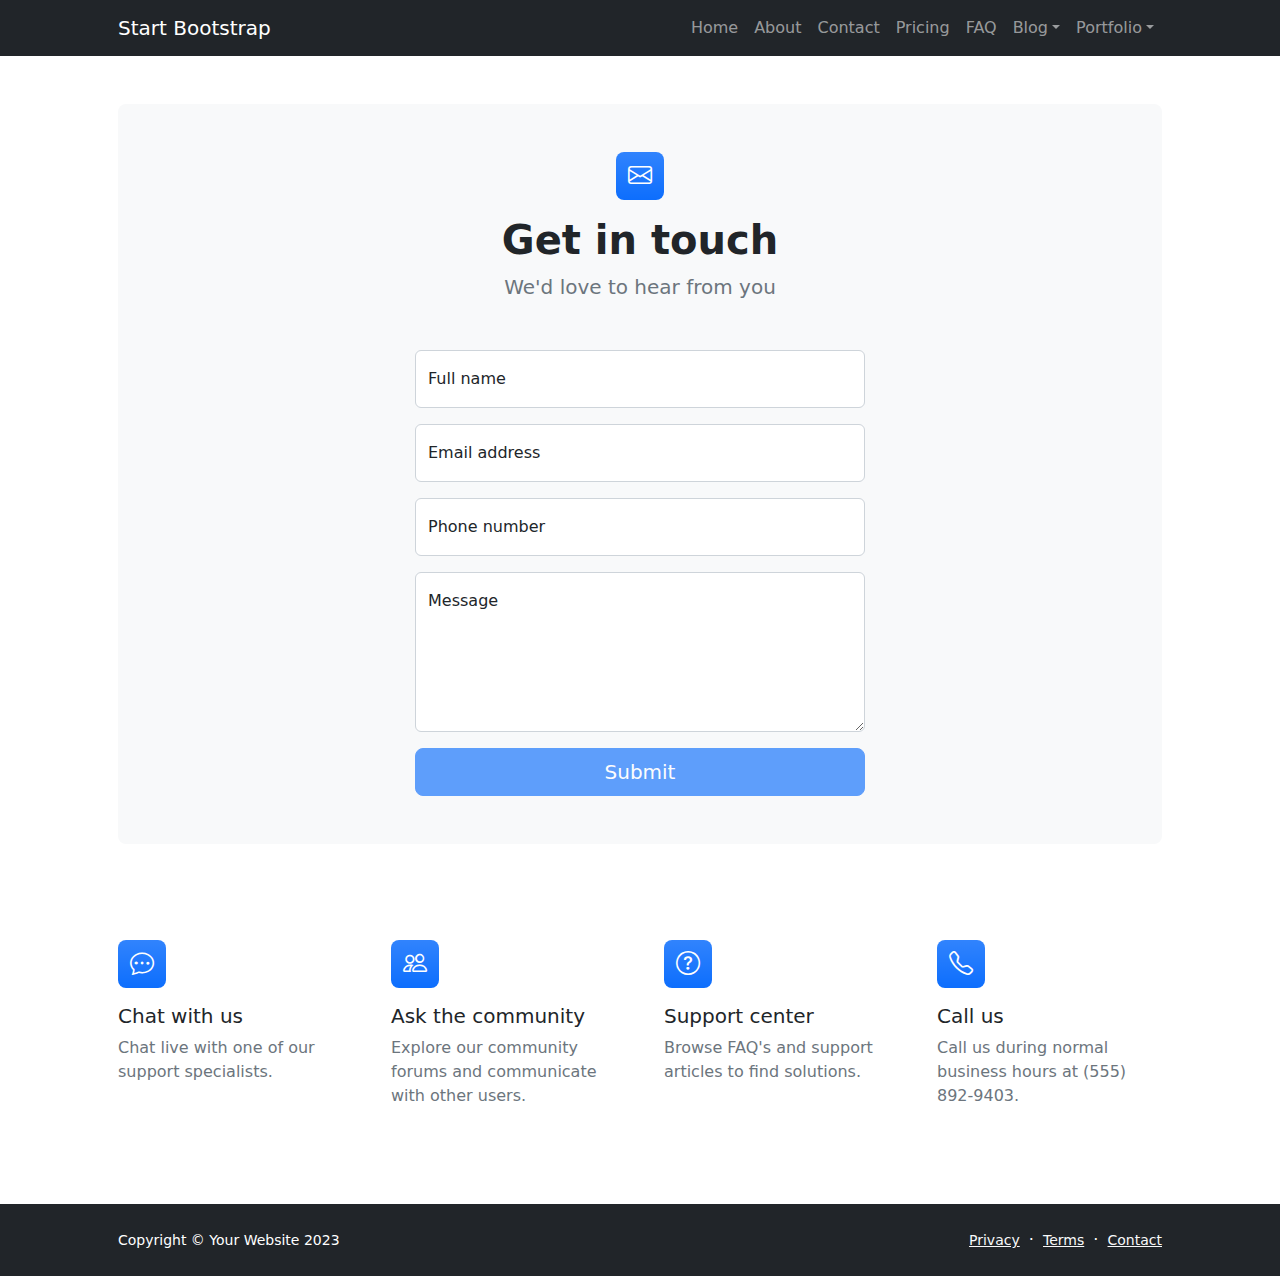
<file: contact.html>
<!DOCTYPE html>
<html lang="en">
    <head>
        <meta charset="utf-8" />
        <meta name="viewport" content="width=device-width, initial-scale=1, shrink-to-fit=no" />
        <meta name="description" content />
        <meta name="author" content />
        <title>Modern Business - Start Bootstrap Template</title>
        <!-- Favicon-->
        <link rel="icon" type="image/x-icon" href="assets/favicon.ico" />
        <!-- Bootstrap icons-->
        <link href="https://cdn.jsdelivr.net/npm/bootstrap-icons@1.5.0/font/bootstrap-icons.css" rel="stylesheet" />
        <!-- Core theme CSS (includes Bootstrap)-->
        <link href="css/styles.css" rel="stylesheet" />
    </head>
    <body class="d-flex flex-column">
        <main class="flex-shrink-0">
            <!-- Navigation-->
            <nav class="navbar navbar-expand-lg navbar-dark bg-dark">
                <div class="container px-5">
                    <a class="navbar-brand" href="index.html">Start Bootstrap</a>
                    <button class="navbar-toggler" type="button" data-bs-toggle="collapse" data-bs-target="#navbarSupportedContent" aria-controls="navbarSupportedContent" aria-expanded="false" aria-label="Toggle navigation"><span class="navbar-toggler-icon"></span></button>
                    <div class="collapse navbar-collapse" id="navbarSupportedContent">
                        <ul class="navbar-nav ms-auto mb-2 mb-lg-0">
                            <li class="nav-item"><a class="nav-link" href="index.html">Home</a></li>
                            <li class="nav-item"><a class="nav-link" href="about.html">About</a></li>
                            <li class="nav-item"><a class="nav-link" href="contact.html">Contact</a></li>
                            <li class="nav-item"><a class="nav-link" href="pricing.html">Pricing</a></li>
                            <li class="nav-item"><a class="nav-link" href="faq.html">FAQ</a></li>
                            <li class="nav-item dropdown">
                                <a class="nav-link dropdown-toggle" id="navbarDropdownBlog" href="#" role="button" data-bs-toggle="dropdown" aria-expanded="false">Blog</a>
                                <ul class="dropdown-menu dropdown-menu-end" aria-labelledby="navbarDropdownBlog">
                                    <li><a class="dropdown-item" href="blog-home.html">Blog Home</a></li>
                                    <li><a class="dropdown-item" href="blog-post.html">Blog Post</a></li>
                                </ul>
                            </li>
                            <li class="nav-item dropdown">
                                <a class="nav-link dropdown-toggle" id="navbarDropdownPortfolio" href="#" role="button" data-bs-toggle="dropdown" aria-expanded="false">Portfolio</a>
                                <ul class="dropdown-menu dropdown-menu-end" aria-labelledby="navbarDropdownPortfolio">
                                    <li><a class="dropdown-item" href="portfolio-overview.html">Portfolio Overview</a></li>
                                    <li><a class="dropdown-item" href="portfolio-item.html">Portfolio Item</a></li>
                                </ul>
                            </li>
                        </ul>
                    </div>
                </div>
            </nav>
            <!-- Page content-->
            <section class="py-5">
                <div class="container px-5">
                    <!-- Contact form-->
                    <div class="bg-light rounded-3 py-5 px-4 px-md-5 mb-5">
                        <div class="text-center mb-5">
                            <div class="feature bg-primary bg-gradient text-white rounded-3 mb-3"><i class="bi bi-envelope"></i></div>
                            <h1 class="fw-bolder">Get in touch</h1>
                            <p class="lead fw-normal text-muted mb-0">We'd love to hear from you</p>
                        </div>
                        <div class="row gx-5 justify-content-center">
                            <div class="col-lg-8 col-xl-6">
                                <!-- * * * * * * * * * * * * * * *-->
                                <!-- * * SB Forms Contact Form * *-->
                                <!-- * * * * * * * * * * * * * * *-->
                                <!-- This form is pre-integrated with SB Forms.-->
                                <!-- To make this form functional, sign up at-->
                                <!-- https://startbootstrap.com/solution/contact-forms-->
                                <!-- to get an API token!-->
                                <form id="contactForm" data-sb-form-api-token="API_TOKEN">
                                    <!-- Name input-->
                                    <div class="form-floating mb-3">
                                        <input class="form-control" id="name" type="text" placeholder="Enter your name..." data-sb-validations="required" />
                                        <label for="name">Full name</label>
                                        <div class="invalid-feedback" data-sb-feedback="name:required">A name is required.</div>
                                    </div>
                                    <!-- Email address input-->
                                    <div class="form-floating mb-3">
                                        <input class="form-control" id="email" type="email" placeholder="name@example.com" data-sb-validations="required,email" />
                                        <label for="email">Email address</label>
                                        <div class="invalid-feedback" data-sb-feedback="email:required">An email is required.</div>
                                        <div class="invalid-feedback" data-sb-feedback="email:email">Email is not valid.</div>
                                    </div>
                                    <!-- Phone number input-->
                                    <div class="form-floating mb-3">
                                        <input class="form-control" id="phone" type="tel" placeholder="(123) 456-7890" data-sb-validations="required" />
                                        <label for="phone">Phone number</label>
                                        <div class="invalid-feedback" data-sb-feedback="phone:required">A phone number is required.</div>
                                    </div>
                                    <!-- Message input-->
                                    <div class="form-floating mb-3">
                                        <textarea class="form-control" id="message" type="text" placeholder="Enter your message here..." style="height: 10rem" data-sb-validations="required"></textarea>
                                        <label for="message">Message</label>
                                        <div class="invalid-feedback" data-sb-feedback="message:required">A message is required.</div>
                                    </div>
                                    <!-- Submit success message-->
                                    <!---->
                                    <!-- This is what your users will see when the form-->
                                    <!-- has successfully submitted-->
                                    <div class="d-none" id="submitSuccessMessage">
                                        <div class="text-center mb-3">
                                            <div class="fw-bolder">Form submission successful!</div>
                                            To activate this form, sign up at
                                            <br />
                                            <a href="https://startbootstrap.com/solution/contact-forms">https://startbootstrap.com/solution/contact-forms</a>
                                        </div>
                                    </div>
                                    <!-- Submit error message-->
                                    <!---->
                                    <!-- This is what your users will see when there is-->
                                    <!-- an error submitting the form-->
                                    <div class="d-none" id="submitErrorMessage"><div class="text-center text-danger mb-3">Error sending message!</div></div>
                                    <!-- Submit Button-->
                                    <div class="d-grid"><button class="btn btn-primary btn-lg disabled" id="submitButton" type="submit">Submit</button></div>
                                </form>
                            </div>
                        </div>
                    </div>
                    <!-- Contact cards-->
                    <div class="row gx-5 row-cols-2 row-cols-lg-4 py-5">
                        <div class="col">
                            <div class="feature bg-primary bg-gradient text-white rounded-3 mb-3"><i class="bi bi-chat-dots"></i></div>
                            <div class="h5 mb-2">Chat with us</div>
                            <p class="text-muted mb-0">Chat live with one of our support specialists.</p>
                        </div>
                        <div class="col">
                            <div class="feature bg-primary bg-gradient text-white rounded-3 mb-3"><i class="bi bi-people"></i></div>
                            <div class="h5">Ask the community</div>
                            <p class="text-muted mb-0">Explore our community forums and communicate with other users.</p>
                        </div>
                        <div class="col">
                            <div class="feature bg-primary bg-gradient text-white rounded-3 mb-3"><i class="bi bi-question-circle"></i></div>
                            <div class="h5">Support center</div>
                            <p class="text-muted mb-0">Browse FAQ's and support articles to find solutions.</p>
                        </div>
                        <div class="col">
                            <div class="feature bg-primary bg-gradient text-white rounded-3 mb-3"><i class="bi bi-telephone"></i></div>
                            <div class="h5">Call us</div>
                            <p class="text-muted mb-0">Call us during normal business hours at (555) 892-9403.</p>
                        </div>
                    </div>
                </div>
            </section>
        </main>
        <!-- Footer-->
        <footer class="bg-dark py-4 mt-auto">
            <div class="container px-5">
                <div class="row align-items-center justify-content-between flex-column flex-sm-row">
                    <div class="col-auto"><div class="small m-0 text-white">Copyright &copy; Your Website 2023</div></div>
                    <div class="col-auto">
                        <a class="link-light small" href="#!">Privacy</a>
                        <span class="text-white mx-1">&middot;</span>
                        <a class="link-light small" href="#!">Terms</a>
                        <span class="text-white mx-1">&middot;</span>
                        <a class="link-light small" href="#!">Contact</a>
                    </div>
                </div>
            </div>
        </footer>
        <!-- Bootstrap core JS-->
        <script src="https://cdn.jsdelivr.net/npm/bootstrap@5.2.3/dist/js/bootstrap.bundle.min.js"></script>
        <!-- Core theme JS-->
        <script src="js/scripts.js"></script>
        <!-- * * * * * * * * * * * * * * * * * * * * * * * * * * * * * * * * * * * * * * * *-->
        <!-- * *                               SB Forms JS                               * *-->
        <!-- * * Activate your form at https://startbootstrap.com/solution/contact-forms * *-->
        <!-- * * * * * * * * * * * * * * * * * * * * * * * * * * * * * * * * * * * * * * * *-->
        <script src="https://cdn.startbootstrap.com/sb-forms-latest.js"></script>
    </body>
</html>
</file>
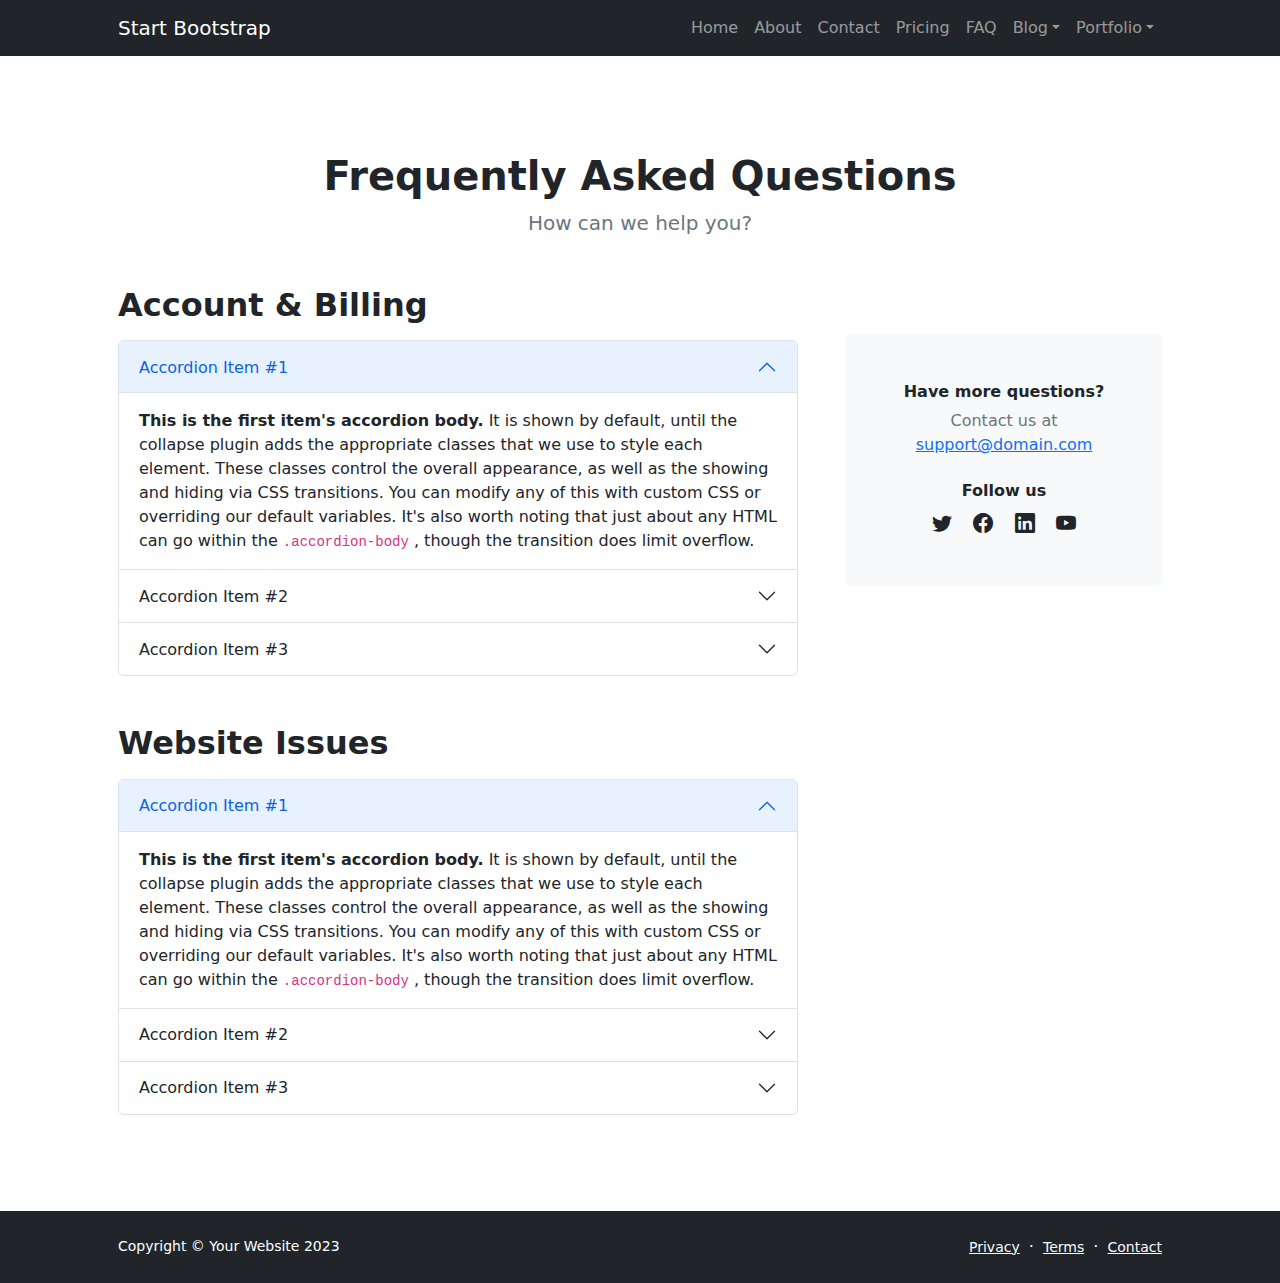
<file: faq.html>
<!DOCTYPE html>
<html lang="en">
    <head>
        <meta charset="utf-8" />
        <meta name="viewport" content="width=device-width, initial-scale=1, shrink-to-fit=no" />
        <meta name="description" content="" />
        <meta name="author" content="" />
        <title>Modern Business - Start Bootstrap Template</title>
        <!-- Favicon-->
        <link rel="icon" type="image/x-icon" href="assets/favicon.ico" />
        <!-- Bootstrap icons-->
        <link href="https://cdn.jsdelivr.net/npm/bootstrap-icons@1.5.0/font/bootstrap-icons.css" rel="stylesheet" />
        <!-- Core theme CSS (includes Bootstrap)-->
        <link href="css/styles.css" rel="stylesheet" />
    </head>
    <body class="d-flex flex-column h-100">
        <main class="flex-shrink-0">
            <!-- Navigation-->
            <nav class="navbar navbar-expand-lg navbar-dark bg-dark">
                <div class="container px-5">
                    <a class="navbar-brand" href="index.html">Start Bootstrap</a>
                    <button class="navbar-toggler" type="button" data-bs-toggle="collapse" data-bs-target="#navbarSupportedContent" aria-controls="navbarSupportedContent" aria-expanded="false" aria-label="Toggle navigation"><span class="navbar-toggler-icon"></span></button>
                    <div class="collapse navbar-collapse" id="navbarSupportedContent">
                        <ul class="navbar-nav ms-auto mb-2 mb-lg-0">
                            <li class="nav-item"><a class="nav-link" href="index.html">Home</a></li>
                            <li class="nav-item"><a class="nav-link" href="about.html">About</a></li>
                            <li class="nav-item"><a class="nav-link" href="contact.html">Contact</a></li>
                            <li class="nav-item"><a class="nav-link" href="pricing.html">Pricing</a></li>
                            <li class="nav-item"><a class="nav-link" href="faq.html">FAQ</a></li>
                            <li class="nav-item dropdown">
                                <a class="nav-link dropdown-toggle" id="navbarDropdownBlog" href="#" role="button" data-bs-toggle="dropdown" aria-expanded="false">Blog</a>
                                <ul class="dropdown-menu dropdown-menu-end" aria-labelledby="navbarDropdownBlog">
                                    <li><a class="dropdown-item" href="blog-home.html">Blog Home</a></li>
                                    <li><a class="dropdown-item" href="blog-post.html">Blog Post</a></li>
                                </ul>
                            </li>
                            <li class="nav-item dropdown">
                                <a class="nav-link dropdown-toggle" id="navbarDropdownPortfolio" href="#" role="button" data-bs-toggle="dropdown" aria-expanded="false">Portfolio</a>
                                <ul class="dropdown-menu dropdown-menu-end" aria-labelledby="navbarDropdownPortfolio">
                                    <li><a class="dropdown-item" href="portfolio-overview.html">Portfolio Overview</a></li>
                                    <li><a class="dropdown-item" href="portfolio-item.html">Portfolio Item</a></li>
                                </ul>
                            </li>
                        </ul>
                    </div>
                </div>
            </nav>
            <!-- Page Content-->
            <section class="py-5">
                <div class="container px-5 my-5">
                    <div class="text-center mb-5">
                        <h1 class="fw-bolder">Frequently Asked Questions</h1>
                        <p class="lead fw-normal text-muted mb-0">How can we help you?</p>
                    </div>
                    <div class="row gx-5">
                        <div class="col-xl-8">
                            <!-- FAQ Accordion 1-->
                            <h2 class="fw-bolder mb-3">Account &amp; Billing</h2>
                            <div class="accordion mb-5" id="accordionExample">
                                <div class="accordion-item">
                                    <h3 class="accordion-header" id="headingOne"><button class="accordion-button" type="button" data-bs-toggle="collapse" data-bs-target="#collapseOne" aria-expanded="true" aria-controls="collapseOne">Accordion Item #1</button></h3>
                                    <div class="accordion-collapse collapse show" id="collapseOne" aria-labelledby="headingOne" data-bs-parent="#accordionExample">
                                        <div class="accordion-body">
                                            <strong>This is the first item's accordion body.</strong>
                                            It is shown by default, until the collapse plugin adds the appropriate classes that we use to style each element. These classes control the overall appearance, as well as the showing and hiding via CSS transitions. You can modify any of this with custom CSS or overriding our default variables. It's also worth noting that just about any HTML can go within the
                                            <code>.accordion-body</code>
                                            , though the transition does limit overflow.
                                        </div>
                                    </div>
                                </div>
                                <div class="accordion-item">
                                    <h3 class="accordion-header" id="headingTwo"><button class="accordion-button collapsed" type="button" data-bs-toggle="collapse" data-bs-target="#collapseTwo" aria-expanded="false" aria-controls="collapseTwo">Accordion Item #2</button></h3>
                                    <div class="accordion-collapse collapse" id="collapseTwo" aria-labelledby="headingTwo" data-bs-parent="#accordionExample">
                                        <div class="accordion-body">
                                            <strong>This is the second item's accordion body.</strong>
                                            It is hidden by default, until the collapse plugin adds the appropriate classes that we use to style each element. These classes control the overall appearance, as well as the showing and hiding via CSS transitions. You can modify any of this with custom CSS or overriding our default variables. It's also worth noting that just about any HTML can go within the
                                            <code>.accordion-body</code>
                                            , though the transition does limit overflow.
                                        </div>
                                    </div>
                                </div>
                                <div class="accordion-item">
                                    <h3 class="accordion-header" id="headingThree"><button class="accordion-button collapsed" type="button" data-bs-toggle="collapse" data-bs-target="#collapseThree" aria-expanded="false" aria-controls="collapseThree">Accordion Item #3</button></h3>
                                    <div class="accordion-collapse collapse" id="collapseThree" aria-labelledby="headingThree" data-bs-parent="#accordionExample">
                                        <div class="accordion-body">
                                            <strong>This is the third item's accordion body.</strong>
                                            It is hidden by default, until the collapse plugin adds the appropriate classes that we use to style each element. These classes control the overall appearance, as well as the showing and hiding via CSS transitions. You can modify any of this with custom CSS or overriding our default variables. It's also worth noting that just about any HTML can go within the
                                            <code>.accordion-body</code>
                                            , though the transition does limit overflow.
                                        </div>
                                    </div>
                                </div>
                            </div>
                            <!-- FAQ Accordion 2-->
                            <h2 class="fw-bolder mb-3">Website Issues</h2>
                            <div class="accordion mb-5 mb-xl-0" id="accordionExample2">
                                <div class="accordion-item">
                                    <h3 class="accordion-header" id="headingOne"><button class="accordion-button" type="button" data-bs-toggle="collapse" data-bs-target="#collapseOne2" aria-expanded="true" aria-controls="collapseOne2">Accordion Item #1</button></h3>
                                    <div class="accordion-collapse collapse show" id="collapseOne2" aria-labelledby="headingOne" data-bs-parent="#accordionExample2">
                                        <div class="accordion-body">
                                            <strong>This is the first item's accordion body.</strong>
                                            It is shown by default, until the collapse plugin adds the appropriate classes that we use to style each element. These classes control the overall appearance, as well as the showing and hiding via CSS transitions. You can modify any of this with custom CSS or overriding our default variables. It's also worth noting that just about any HTML can go within the
                                            <code>.accordion-body</code>
                                            , though the transition does limit overflow.
                                        </div>
                                    </div>
                                </div>
                                <div class="accordion-item">
                                    <h3 class="accordion-header" id="headingTwo"><button class="accordion-button collapsed" type="button" data-bs-toggle="collapse" data-bs-target="#collapseTwo2" aria-expanded="false" aria-controls="collapseTwo2">Accordion Item #2</button></h3>
                                    <div class="accordion-collapse collapse" id="collapseTwo2" aria-labelledby="headingTwo" data-bs-parent="#accordionExample2">
                                        <div class="accordion-body">
                                            <strong>This is the second item's accordion body.</strong>
                                            It is hidden by default, until the collapse plugin adds the appropriate classes that we use to style each element. These classes control the overall appearance, as well as the showing and hiding via CSS transitions. You can modify any of this with custom CSS or overriding our default variables. It's also worth noting that just about any HTML can go within the
                                            <code>.accordion-body</code>
                                            , though the transition does limit overflow.
                                        </div>
                                    </div>
                                </div>
                                <div class="accordion-item">
                                    <h3 class="accordion-header" id="headingThree"><button class="accordion-button collapsed" type="button" data-bs-toggle="collapse" data-bs-target="#collapseThree2" aria-expanded="false" aria-controls="collapseThree2">Accordion Item #3</button></h3>
                                    <div class="accordion-collapse collapse" id="collapseThree2" aria-labelledby="headingThree" data-bs-parent="#accordionExample2">
                                        <div class="accordion-body">
                                            <strong>This is the third item's accordion body.</strong>
                                            It is hidden by default, until the collapse plugin adds the appropriate classes that we use to style each element. These classes control the overall appearance, as well as the showing and hiding via CSS transitions. You can modify any of this with custom CSS or overriding our default variables. It's also worth noting that just about any HTML can go within the
                                            <code>.accordion-body</code>
                                            , though the transition does limit overflow.
                                        </div>
                                    </div>
                                </div>
                            </div>
                        </div>
                        <div class="col-xl-4">
                            <div class="card border-0 bg-light mt-xl-5">
                                <div class="card-body p-4 py-lg-5">
                                    <div class="d-flex align-items-center justify-content-center">
                                        <div class="text-center">
                                            <div class="h6 fw-bolder">Have more questions?</div>
                                            <p class="text-muted mb-4">
                                                Contact us at
                                                <br />
                                                <a href="#!">support@domain.com</a>
                                            </p>
                                            <div class="h6 fw-bolder">Follow us</div>
                                            <a class="fs-5 px-2 link-dark" href="#!"><i class="bi-twitter"></i></a>
                                            <a class="fs-5 px-2 link-dark" href="#!"><i class="bi-facebook"></i></a>
                                            <a class="fs-5 px-2 link-dark" href="#!"><i class="bi-linkedin"></i></a>
                                            <a class="fs-5 px-2 link-dark" href="#!"><i class="bi-youtube"></i></a>
                                        </div>
                                    </div>
                                </div>
                            </div>
                        </div>
                    </div>
                </div>
            </section>
        </main>
        <!-- Footer-->
        <footer class="bg-dark py-4 mt-auto">
            <div class="container px-5">
                <div class="row align-items-center justify-content-between flex-column flex-sm-row">
                    <div class="col-auto"><div class="small m-0 text-white">Copyright &copy; Your Website 2023</div></div>
                    <div class="col-auto">
                        <a class="link-light small" href="#!">Privacy</a>
                        <span class="text-white mx-1">&middot;</span>
                        <a class="link-light small" href="#!">Terms</a>
                        <span class="text-white mx-1">&middot;</span>
                        <a class="link-light small" href="#!">Contact</a>
                    </div>
                </div>
            </div>
        </footer>
        <!-- Bootstrap core JS-->
        <script src="https://cdn.jsdelivr.net/npm/bootstrap@5.2.3/dist/js/bootstrap.bundle.min.js"></script>
        <!-- Core theme JS-->
        <script src="js/scripts.js"></script>
    </body>
</html>
</file>
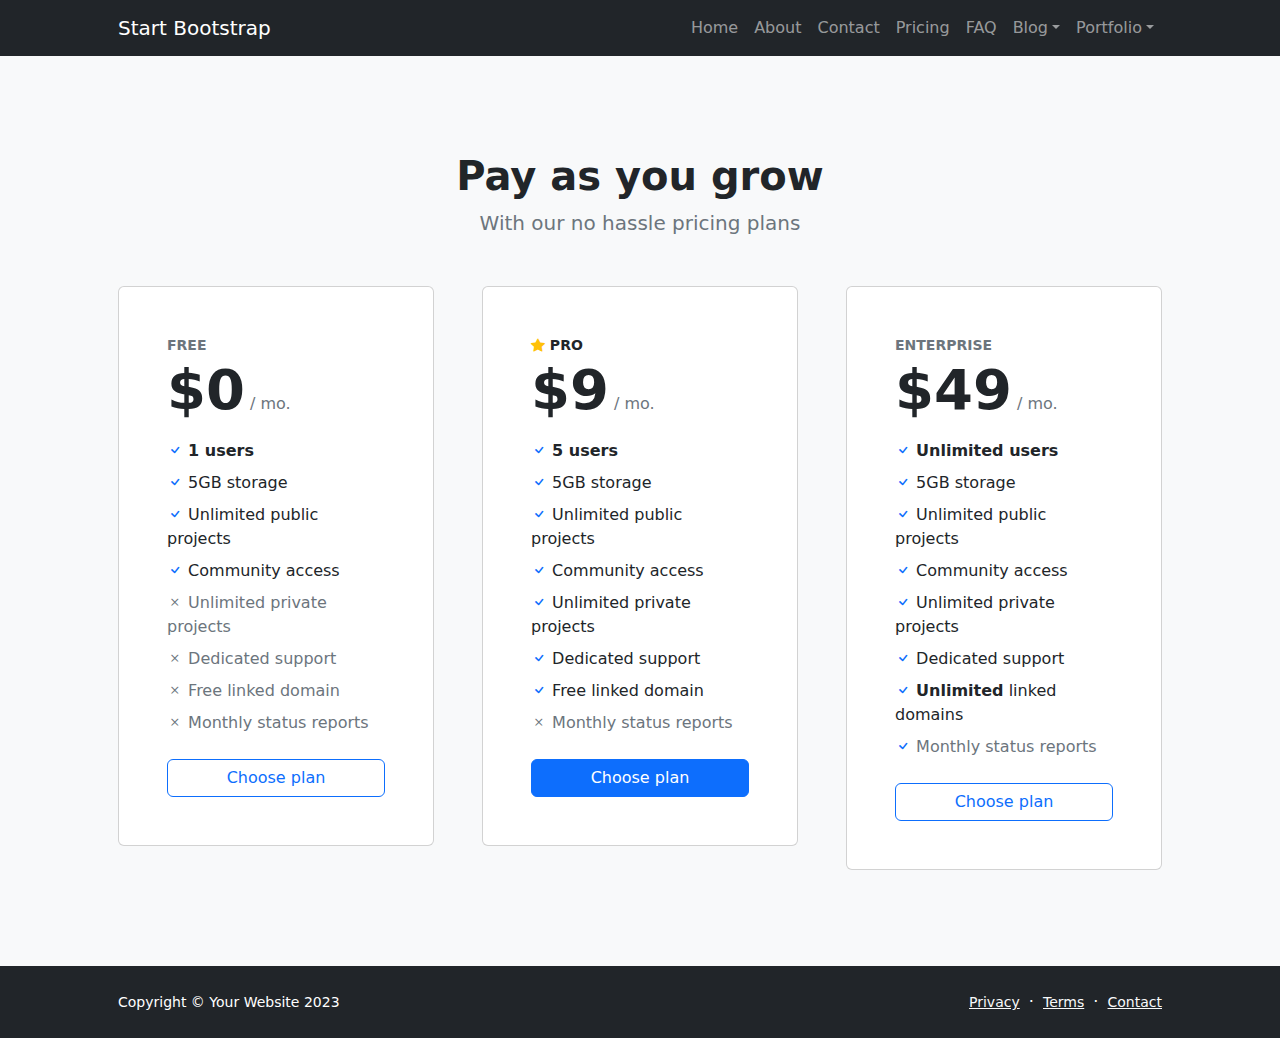
<file: pricing.html>
<!DOCTYPE html>
<html lang="en">
    <head>
        <meta charset="utf-8" />
        <meta name="viewport" content="width=device-width, initial-scale=1, shrink-to-fit=no" />
        <meta name="description" content="" />
        <meta name="author" content="" />
        <title>Modern Business - Start Bootstrap Template</title>
        <!-- Favicon-->
        <link rel="icon" type="image/x-icon" href="assets/favicon.ico" />
        <!-- Bootstrap icons-->
        <link href="https://cdn.jsdelivr.net/npm/bootstrap-icons@1.5.0/font/bootstrap-icons.css" rel="stylesheet" />
        <!-- Core theme CSS (includes Bootstrap)-->
        <link href="css/styles.css" rel="stylesheet" />
    </head>
    <body class="d-flex flex-column">
        <main class="flex-shrink-0">
            <!-- Navigation-->
            <nav class="navbar navbar-expand-lg navbar-dark bg-dark">
                <div class="container px-5">
                    <a class="navbar-brand" href="index.html">Start Bootstrap</a>
                    <button class="navbar-toggler" type="button" data-bs-toggle="collapse" data-bs-target="#navbarSupportedContent" aria-controls="navbarSupportedContent" aria-expanded="false" aria-label="Toggle navigation"><span class="navbar-toggler-icon"></span></button>
                    <div class="collapse navbar-collapse" id="navbarSupportedContent">
                        <ul class="navbar-nav ms-auto mb-2 mb-lg-0">
                            <li class="nav-item"><a class="nav-link" href="index.html">Home</a></li>
                            <li class="nav-item"><a class="nav-link" href="about.html">About</a></li>
                            <li class="nav-item"><a class="nav-link" href="contact.html">Contact</a></li>
                            <li class="nav-item"><a class="nav-link" href="pricing.html">Pricing</a></li>
                            <li class="nav-item"><a class="nav-link" href="faq.html">FAQ</a></li>
                            <li class="nav-item dropdown">
                                <a class="nav-link dropdown-toggle" id="navbarDropdownBlog" href="#" role="button" data-bs-toggle="dropdown" aria-expanded="false">Blog</a>
                                <ul class="dropdown-menu dropdown-menu-end" aria-labelledby="navbarDropdownBlog">
                                    <li><a class="dropdown-item" href="blog-home.html">Blog Home</a></li>
                                    <li><a class="dropdown-item" href="blog-post.html">Blog Post</a></li>
                                </ul>
                            </li>
                            <li class="nav-item dropdown">
                                <a class="nav-link dropdown-toggle" id="navbarDropdownPortfolio" href="#" role="button" data-bs-toggle="dropdown" aria-expanded="false">Portfolio</a>
                                <ul class="dropdown-menu dropdown-menu-end" aria-labelledby="navbarDropdownPortfolio">
                                    <li><a class="dropdown-item" href="portfolio-overview.html">Portfolio Overview</a></li>
                                    <li><a class="dropdown-item" href="portfolio-item.html">Portfolio Item</a></li>
                                </ul>
                            </li>
                        </ul>
                    </div>
                </div>
            </nav>
            <!-- Pricing section-->
            <section class="bg-light py-5">
                <div class="container px-5 my-5">
                    <div class="text-center mb-5">
                        <h1 class="fw-bolder">Pay as you grow</h1>
                        <p class="lead fw-normal text-muted mb-0">With our no hassle pricing plans</p>
                    </div>
                    <div class="row gx-5 justify-content-center">
                        <!-- Pricing card free-->
                        <div class="col-lg-6 col-xl-4">
                            <div class="card mb-5 mb-xl-0">
                                <div class="card-body p-5">
                                    <div class="small text-uppercase fw-bold text-muted">Free</div>
                                    <div class="mb-3">
                                        <span class="display-4 fw-bold">$0</span>
                                        <span class="text-muted">/ mo.</span>
                                    </div>
                                    <ul class="list-unstyled mb-4">
                                        <li class="mb-2">
                                            <i class="bi bi-check text-primary"></i>
                                            <strong>1 users</strong>
                                        </li>
                                        <li class="mb-2">
                                            <i class="bi bi-check text-primary"></i>
                                            5GB storage
                                        </li>
                                        <li class="mb-2">
                                            <i class="bi bi-check text-primary"></i>
                                            Unlimited public projects
                                        </li>
                                        <li class="mb-2">
                                            <i class="bi bi-check text-primary"></i>
                                            Community access
                                        </li>
                                        <li class="mb-2 text-muted">
                                            <i class="bi bi-x"></i>
                                            Unlimited private projects
                                        </li>
                                        <li class="mb-2 text-muted">
                                            <i class="bi bi-x"></i>
                                            Dedicated support
                                        </li>
                                        <li class="mb-2 text-muted">
                                            <i class="bi bi-x"></i>
                                            Free linked domain
                                        </li>
                                        <li class="text-muted">
                                            <i class="bi bi-x"></i>
                                            Monthly status reports
                                        </li>
                                    </ul>
                                    <div class="d-grid"><a class="btn btn-outline-primary" href="#!">Choose plan</a></div>
                                </div>
                            </div>
                        </div>
                        <!-- Pricing card pro-->
                        <div class="col-lg-6 col-xl-4">
                            <div class="card mb-5 mb-xl-0">
                                <div class="card-body p-5">
                                    <div class="small text-uppercase fw-bold">
                                        <i class="bi bi-star-fill text-warning"></i>
                                        Pro
                                    </div>
                                    <div class="mb-3">
                                        <span class="display-4 fw-bold">$9</span>
                                        <span class="text-muted">/ mo.</span>
                                    </div>
                                    <ul class="list-unstyled mb-4">
                                        <li class="mb-2">
                                            <i class="bi bi-check text-primary"></i>
                                            <strong>5 users</strong>
                                        </li>
                                        <li class="mb-2">
                                            <i class="bi bi-check text-primary"></i>
                                            5GB storage
                                        </li>
                                        <li class="mb-2">
                                            <i class="bi bi-check text-primary"></i>
                                            Unlimited public projects
                                        </li>
                                        <li class="mb-2">
                                            <i class="bi bi-check text-primary"></i>
                                            Community access
                                        </li>
                                        <li class="mb-2">
                                            <i class="bi bi-check text-primary"></i>
                                            Unlimited private projects
                                        </li>
                                        <li class="mb-2">
                                            <i class="bi bi-check text-primary"></i>
                                            Dedicated support
                                        </li>
                                        <li class="mb-2">
                                            <i class="bi bi-check text-primary"></i>
                                            Free linked domain
                                        </li>
                                        <li class="text-muted">
                                            <i class="bi bi-x"></i>
                                            Monthly status reports
                                        </li>
                                    </ul>
                                    <div class="d-grid"><a class="btn btn-primary" href="#!">Choose plan</a></div>
                                </div>
                            </div>
                        </div>
                        <!-- Pricing card enterprise-->
                        <div class="col-lg-6 col-xl-4">
                            <div class="card">
                                <div class="card-body p-5">
                                    <div class="small text-uppercase fw-bold text-muted">Enterprise</div>
                                    <div class="mb-3">
                                        <span class="display-4 fw-bold">$49</span>
                                        <span class="text-muted">/ mo.</span>
                                    </div>
                                    <ul class="list-unstyled mb-4">
                                        <li class="mb-2">
                                            <i class="bi bi-check text-primary"></i>
                                            <strong>Unlimited users</strong>
                                        </li>
                                        <li class="mb-2">
                                            <i class="bi bi-check text-primary"></i>
                                            5GB storage
                                        </li>
                                        <li class="mb-2">
                                            <i class="bi bi-check text-primary"></i>
                                            Unlimited public projects
                                        </li>
                                        <li class="mb-2">
                                            <i class="bi bi-check text-primary"></i>
                                            Community access
                                        </li>
                                        <li class="mb-2">
                                            <i class="bi bi-check text-primary"></i>
                                            Unlimited private projects
                                        </li>
                                        <li class="mb-2">
                                            <i class="bi bi-check text-primary"></i>
                                            Dedicated support
                                        </li>
                                        <li class="mb-2">
                                            <i class="bi bi-check text-primary"></i>
                                            <strong>Unlimited</strong>
                                            linked domains
                                        </li>
                                        <li class="text-muted">
                                            <i class="bi bi-check text-primary"></i>
                                            Monthly status reports
                                        </li>
                                    </ul>
                                    <div class="d-grid"><a class="btn btn-outline-primary" href="#!">Choose plan</a></div>
                                </div>
                            </div>
                        </div>
                    </div>
                </div>
            </section>
        </main>
        <!-- Footer-->
        <footer class="bg-dark py-4 mt-auto">
            <div class="container px-5">
                <div class="row align-items-center justify-content-between flex-column flex-sm-row">
                    <div class="col-auto"><div class="small m-0 text-white">Copyright &copy; Your Website 2023</div></div>
                    <div class="col-auto">
                        <a class="link-light small" href="#!">Privacy</a>
                        <span class="text-white mx-1">&middot;</span>
                        <a class="link-light small" href="#!">Terms</a>
                        <span class="text-white mx-1">&middot;</span>
                        <a class="link-light small" href="#!">Contact</a>
                    </div>
                </div>
            </div>
        </footer>
        <!-- Bootstrap core JS-->
        <script src="https://cdn.jsdelivr.net/npm/bootstrap@5.2.3/dist/js/bootstrap.bundle.min.js"></script>
        <!-- Core theme JS-->
        <script src="js/scripts.js"></script>
    </body>
</html>
</file>
